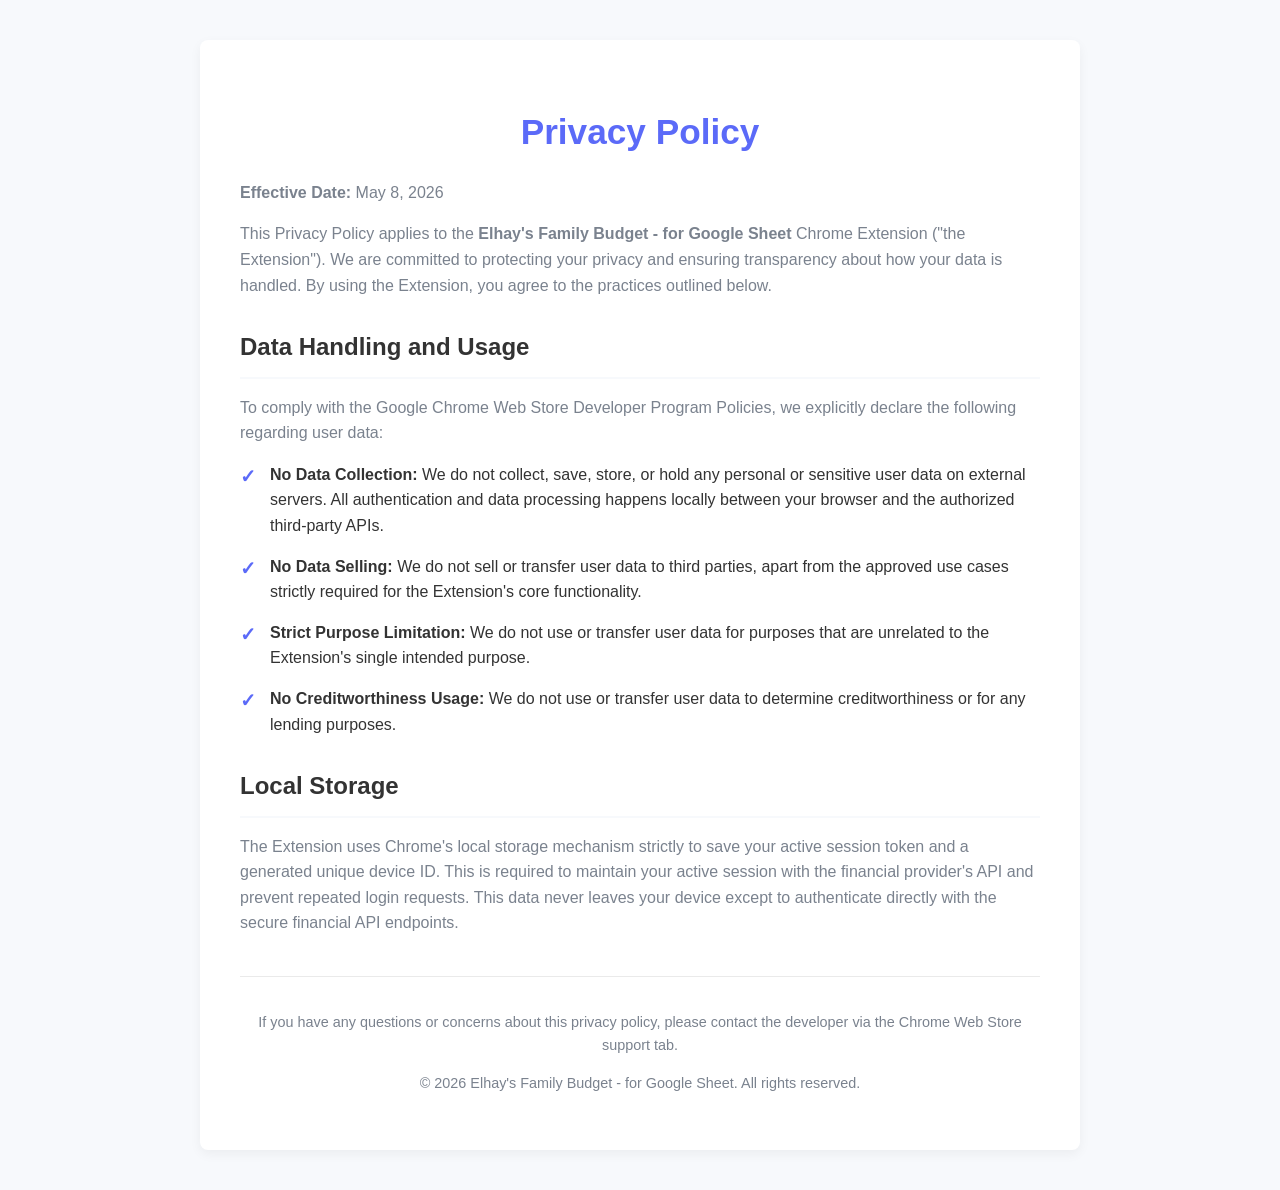
<file: docs/privacy.html>
<!DOCTYPE html>
<html lang="en">
<head>
    <meta charset="UTF-8">
    <meta name="viewport" content="width=device-width, initial-scale=1.0">
    <title>Privacy Policy - Elhay's Family Budget - for Google Sheet</title>
    <style>
        :root {
            --primary-color: #5b6af8;
            --bg-color: #f7f9fc;
            --text-main: #333333;
            --text-secondary: #7a828e;
            --card-bg: #ffffff;
        }

        body {
            font-family: 'Segoe UI', Tahoma, Geneva, Verdana, sans-serif;
            margin: 0;
            padding: 0;
            background-color: var(--bg-color);
            color: var(--text-main);
            line-height: 1.6;
        }

        .container {
            max-width: 800px;
            margin: 40px auto;
            padding: 40px;
            background-color: var(--card-bg);
            border-radius: 8px;
            box-shadow: 0 4px 12px rgba(0, 0, 0, 0.05);
        }

        h1 {
            color: var(--primary-color);
            font-size: 2.2rem;
            margin-bottom: 20px;
            text-align: center;
        }

        h2 {
            color: var(--text-main);
            font-size: 1.5rem;
            margin-top: 30px;
            margin-bottom: 15px;
            border-bottom: 2px solid var(--bg-color);
            padding-bottom: 10px;
        }

        p {
            margin-bottom: 15px;
            color: var(--text-secondary);
        }

        ul {
            list-style-type: none;
            padding: 0;
        }

        li {
            position: relative;
            padding-left: 30px;
            margin-bottom: 15px;
            color: var(--text-main);
        }

        li::before {
            content: "✓";
            position: absolute;
            left: 0;
            top: 0;
            color: var(--primary-color);
            font-weight: bold;
            font-size: 1.2rem;
        }

        .footer {
            margin-top: 40px;
            text-align: center;
            font-size: 0.9rem;
            color: var(--text-secondary);
            border-top: 1px solid #eaeaea;
            padding-top: 20px;
        }
    </style>
</head>
<body>
    <div class="container">
        <h1>Privacy Policy</h1>
        <p><strong>Effective Date:</strong> May 8, 2026</p>
        
        <p>This Privacy Policy applies to the <strong>Elhay's Family Budget - for Google Sheet</strong> Chrome Extension ("the Extension"). We are committed to protecting your privacy and ensuring transparency about how your data is handled. By using the Extension, you agree to the practices outlined below.</p>

        <h2>Data Handling and Usage</h2>
        <p>To comply with the Google Chrome Web Store Developer Program Policies, we explicitly declare the following regarding user data:</p>
        
        <ul>
            <li><strong>No Data Collection:</strong> We do not collect, save, store, or hold any personal or sensitive user data on external servers. All authentication and data processing happens locally between your browser and the authorized third-party APIs.</li>
            <li><strong>No Data Selling:</strong> We do not sell or transfer user data to third parties, apart from the approved use cases strictly required for the Extension's core functionality.</li>
            <li><strong>Strict Purpose Limitation:</strong> We do not use or transfer user data for purposes that are unrelated to the Extension's single intended purpose.</li>
            <li><strong>No Creditworthiness Usage:</strong> We do not use or transfer user data to determine creditworthiness or for any lending purposes.</li>
        </ul>

        <h2>Local Storage</h2>
        <p>The Extension uses Chrome's local storage mechanism strictly to save your active session token and a generated unique device ID. This is required to maintain your active session with the financial provider's API and prevent repeated login requests. This data never leaves your device except to authenticate directly with the secure financial API endpoints.</p>

        <div class="footer">
            <p>If you have any questions or concerns about this privacy policy, please contact the developer via the Chrome Web Store support tab.</p>
            <p>&copy; 2026 Elhay's Family Budget - for Google Sheet. All rights reserved.</p>
        </div>
    </div>
</body>
</html>
</file>
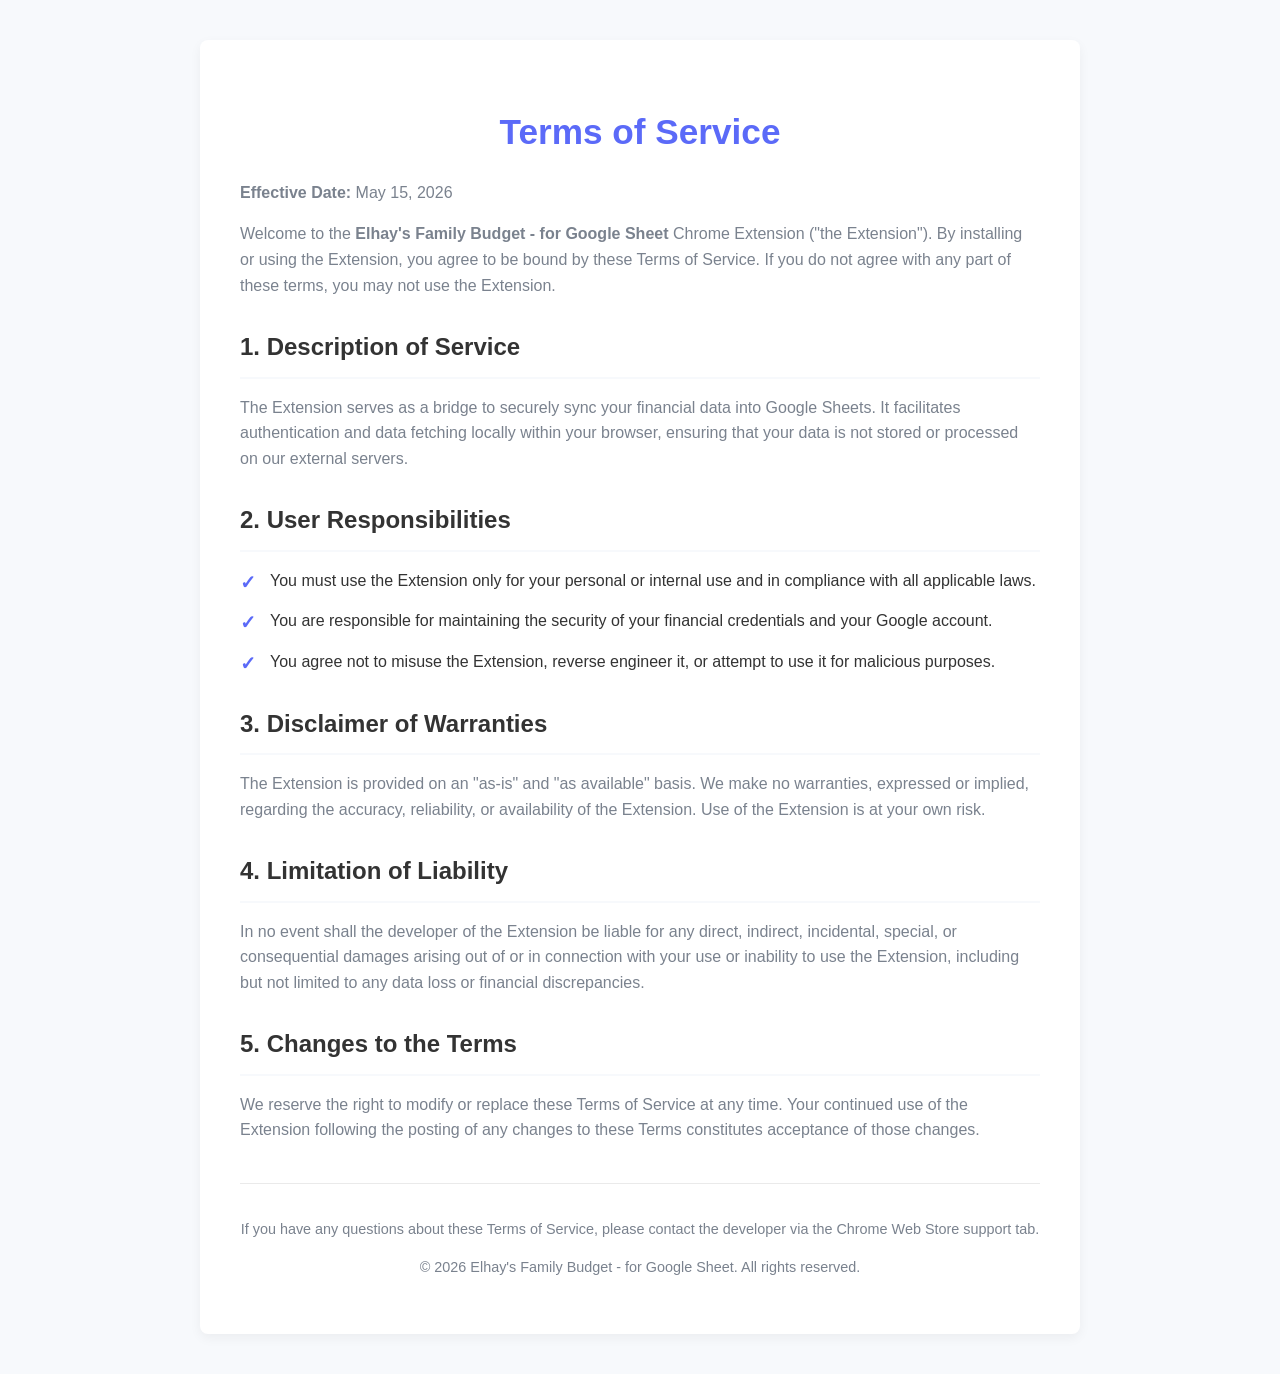
<file: docs/terms.html>
<!DOCTYPE html>
<html lang="en">
<head>
    <meta charset="UTF-8">
    <meta name="viewport" content="width=device-width, initial-scale=1.0">
    <title>Terms of Service - Elhay's Family Budget - for Google Sheet</title>
    <style>
        :root {
            --primary-color: #5b6af8;
            --bg-color: #f7f9fc;
            --text-main: #333333;
            --text-secondary: #7a828e;
            --card-bg: #ffffff;
        }

        body {
            font-family: 'Segoe UI', Tahoma, Geneva, Verdana, sans-serif;
            margin: 0;
            padding: 0;
            background-color: var(--bg-color);
            color: var(--text-main);
            line-height: 1.6;
        }

        .container {
            max-width: 800px;
            margin: 40px auto;
            padding: 40px;
            background-color: var(--card-bg);
            border-radius: 8px;
            box-shadow: 0 4px 12px rgba(0, 0, 0, 0.05);
        }

        h1 {
            color: var(--primary-color);
            font-size: 2.2rem;
            margin-bottom: 20px;
            text-align: center;
        }

        h2 {
            color: var(--text-main);
            font-size: 1.5rem;
            margin-top: 30px;
            margin-bottom: 15px;
            border-bottom: 2px solid var(--bg-color);
            padding-bottom: 10px;
        }

        p {
            margin-bottom: 15px;
            color: var(--text-secondary);
        }

        ul {
            list-style-type: none;
            padding: 0;
        }

        li {
            position: relative;
            padding-left: 30px;
            margin-bottom: 15px;
            color: var(--text-main);
        }

        li::before {
            content: "✓";
            position: absolute;
            left: 0;
            top: 0;
            color: var(--primary-color);
            font-weight: bold;
            font-size: 1.2rem;
        }

        .footer {
            margin-top: 40px;
            text-align: center;
            font-size: 0.9rem;
            color: var(--text-secondary);
            border-top: 1px solid #eaeaea;
            padding-top: 20px;
        }
    </style>
</head>
<body>
    <div class="container">
        <h1>Terms of Service</h1>
        <p><strong>Effective Date:</strong> May 15, 2026</p>
        
        <p>Welcome to the <strong>Elhay's Family Budget - for Google Sheet</strong> Chrome Extension ("the Extension"). By installing or using the Extension, you agree to be bound by these Terms of Service. If you do not agree with any part of these terms, you may not use the Extension.</p>

        <h2>1. Description of Service</h2>
        <p>The Extension serves as a bridge to securely sync your financial data into Google Sheets. It facilitates authentication and data fetching locally within your browser, ensuring that your data is not stored or processed on our external servers.</p>
        
        <h2>2. User Responsibilities</h2>
        <ul>
            <li>You must use the Extension only for your personal or internal use and in compliance with all applicable laws.</li>
            <li>You are responsible for maintaining the security of your financial credentials and your Google account.</li>
            <li>You agree not to misuse the Extension, reverse engineer it, or attempt to use it for malicious purposes.</li>
        </ul>

        <h2>3. Disclaimer of Warranties</h2>
        <p>The Extension is provided on an "as-is" and "as available" basis. We make no warranties, expressed or implied, regarding the accuracy, reliability, or availability of the Extension. Use of the Extension is at your own risk.</p>

        <h2>4. Limitation of Liability</h2>
        <p>In no event shall the developer of the Extension be liable for any direct, indirect, incidental, special, or consequential damages arising out of or in connection with your use or inability to use the Extension, including but not limited to any data loss or financial discrepancies.</p>

        <h2>5. Changes to the Terms</h2>
        <p>We reserve the right to modify or replace these Terms of Service at any time. Your continued use of the Extension following the posting of any changes to these Terms constitutes acceptance of those changes.</p>

        <div class="footer">
            <p>If you have any questions about these Terms of Service, please contact the developer via the Chrome Web Store support tab.</p>
            <p>&copy; 2026 Elhay's Family Budget - for Google Sheet. All rights reserved.</p>
        </div>
    </div>
</body>
</html>
</file>
